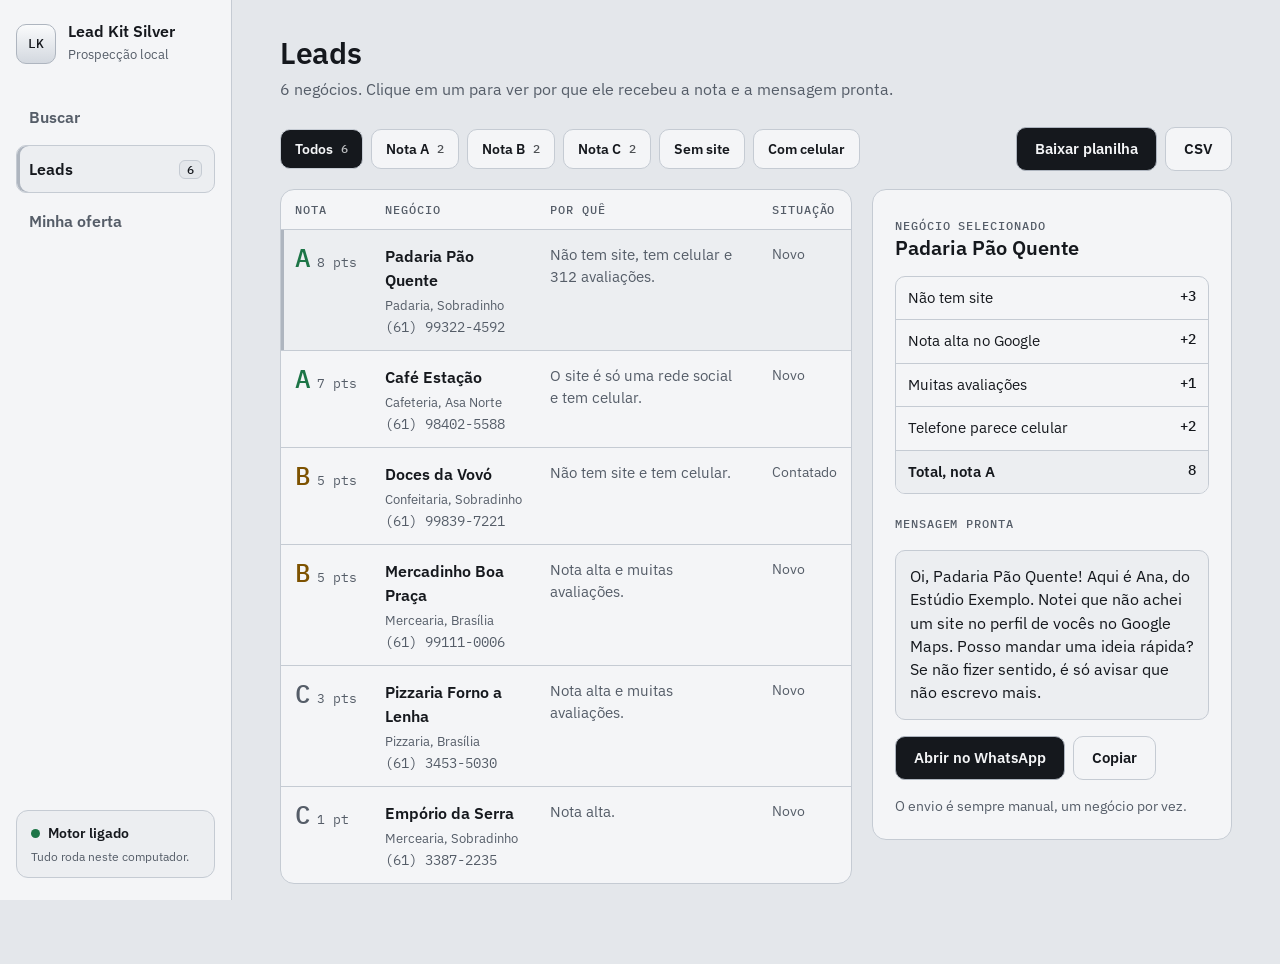
<file: docs/design/direcao-a-instrumento.html>
<!doctype html>
<html lang="pt-BR">
<head>
<meta charset="utf-8">
<meta name="viewport" content="width=device-width, initial-scale=1">
<meta name="color-scheme" content="light dark">
<title>Direção A: Instrumento (protótipo)</title>
<style>
/* Protótipo estático. Fora do painel de verdade. Sem JavaScript, sem pedido externo.
   Fontes: IBM Plex Sans e IBM Plex Mono (SIL OFL 1.1), arquivos em ./fontes/ */
@font-face { font-family: "Plex Sans"; src: url("fontes/ibm-plex-sans-latin-400-normal.woff2") format("woff2"); font-weight: 400; font-display: swap; }
@font-face { font-family: "Plex Sans"; src: url("fontes/ibm-plex-sans-latin-600-normal.woff2") format("woff2"); font-weight: 600; font-display: swap; }
@font-face { font-family: "Plex Mono"; src: url("fontes/ibm-plex-mono-latin-400-normal.woff2") format("woff2"); font-weight: 400; font-display: swap; }
@font-face { font-family: "Plex Mono"; src: url("fontes/ibm-plex-mono-latin-500-normal.woff2") format("woff2"); font-weight: 500; font-display: swap; }

:root {
  --bg: #E4E7EB; --painel: #F4F5F7; --painel-2: #ECEEF1; --tinta: #15181D; --suave: #555D68; --linha: #C5CBD3;
  --metal: linear-gradient(180deg, #FAFBFC 0%, #D3D8DF 100%); --metal-borda: #AEB5BF;
  --botao: #15181D; --botao-texto: #F4F5F7;
  --bom: #1D7547; --bom-fundo: #D7EBDF; --atencao: #7D5200; --atencao-fundo: #F3E3BF; --ruim: #A02A20;
  --foco: #1F5FBF;
  --sans: "Plex Sans", "Segoe UI", system-ui, sans-serif; --mono: "Plex Mono", Consolas, monospace;
}
@media (prefers-color-scheme: dark) {
  :root {
    --bg: #0E1013; --painel: #16191D; --painel-2: #1C2025; --tinta: #E8EBEF; --suave: #9CA5B0; --linha: #2B3037;
    --metal: linear-gradient(180deg, #E9ECEF 0%, #A9B0BA 100%); --metal-borda: #C8CED6;
    --botao: linear-gradient(180deg, #ECEFF2, #B5BCC6); --botao-texto: #14171B;
    --bom: #6FD3A0; --bom-fundo: #14301F; --atencao: #EDBB62; --atencao-fundo: #34270F; --ruim: #F08A80;
    --foco: #8DB8FF;
  }
}
* { box-sizing: border-box; }
body { margin: 0; background: var(--bg); color: var(--tinta); font: 400 16px/1.5 var(--sans); }
a { color: inherit; }
:focus-visible { outline: 2px solid var(--foco); outline-offset: 2px; }

.app { display: grid; grid-template-columns: 232px minmax(0, 1fr); min-height: 100vh; }
.trilho { background: var(--painel); border-right: 1px solid var(--linha); padding: 22px 16px; display: flex; flex-direction: column; gap: 28px; position: sticky; top: 0; height: 100vh; }
.marca { display: flex; gap: 12px; align-items: center; }
.selo { width: 40px; height: 40px; border-radius: 10px; background: var(--metal); border: 1px solid var(--metal-borda); display: grid; place-items: center; font: 500 13px var(--mono); color: #15181D; }
.marca b { display: block; font-weight: 600; line-height: 1.2; }
.marca small { color: var(--suave); font-size: 13px; }
.trilho nav { display: grid; gap: 4px; }
.trilho nav a { display: flex; justify-content: space-between; align-items: center; padding: 11px 12px; border-radius: 10px; text-decoration: none; color: var(--suave); font-weight: 600; min-height: 44px; border: 1px solid transparent; }
.trilho nav a:hover { color: var(--tinta); background: var(--painel-2); }
.trilho nav a[aria-current="page"] { color: var(--tinta); background: var(--painel-2); border-color: var(--linha); box-shadow: inset 3px 0 0 var(--metal-borda); }
.contagem { font: 500 12px var(--mono); background: var(--bg); border: 1px solid var(--linha); border-radius: 6px; padding: 1px 7px; }
.motor { margin-top: auto; border: 1px solid var(--linha); border-radius: 12px; padding: 12px 14px; background: var(--painel-2); display: grid; gap: 4px; font-size: 14px; }
.motor .led { display: inline-block; width: 9px; height: 9px; border-radius: 50%; background: var(--bom); margin-right: 8px; }
.motor small { color: var(--suave); }

main { padding: 36px clamp(20px, 4vw, 48px) 80px; min-width: 0; }
main > section { display: none; }
main > section:target, main:not(:has(:target)) > #leads { display: block; }
h1 { font: 600 30px/1.15 var(--sans); margin: 0 0 6px; letter-spacing: -0.01em; }
.sub { color: var(--suave); margin: 0 0 26px; max-width: 62ch; }
.rotulo { font: 500 11.5px var(--mono); letter-spacing: 0.08em; text-transform: uppercase; color: var(--suave); }
.cartao { background: var(--painel); border: 1px solid var(--linha); border-radius: 14px; }
.btn { font: 600 15px var(--sans); min-height: 44px; padding: 0 18px; border-radius: 10px; border: 1px solid var(--linha); background: var(--painel); color: var(--tinta); cursor: pointer; text-decoration: none; display: inline-flex; align-items: center; gap: 8px; }
.btn.primario { background: var(--botao); color: var(--botao-texto); border-color: var(--metal-borda); }
.chip { font: 600 14px var(--sans); min-height: 40px; padding: 0 14px; border-radius: 10px; border: 1px solid var(--linha); background: var(--painel); color: var(--tinta); display: inline-flex; align-items: center; gap: 8px; }
.chip[aria-pressed="true"] { background: var(--tinta); color: var(--painel); }
.chip i { font: 500 12px var(--mono); font-style: normal; opacity: 0.75; }
.barra { display: flex; flex-wrap: wrap; gap: 8px; align-items: center; margin-bottom: 18px; }
.barra .direita { margin-left: auto; display: flex; gap: 8px; }

/* Leads: tabela com a nota como instrumento */
.leads { display: grid; grid-template-columns: minmax(0, 1fr) 360px; gap: 20px; align-items: start; }
table { width: 100%; border-collapse: collapse; }
th { text-align: left; padding: 12px 14px; border-bottom: 1px solid var(--linha); }
td { padding: 14px; border-bottom: 1px solid var(--linha); vertical-align: top; }
tr:last-child td { border-bottom: 0; }
tr.ativa td { background: var(--painel-2); }
tr.ativa td:first-child { box-shadow: inset 3px 0 0 var(--metal-borda); }
.nota { display: inline-flex; align-items: baseline; gap: 6px; font-family: var(--mono); white-space: nowrap; }
.nota b { font: 500 26px/1 var(--mono); }
.nota span { color: var(--suave); font-size: 13px; }
.nota.A b { color: var(--bom); } .nota.B b { color: var(--atencao); } .nota.C b { color: var(--suave); }
.nome b { display: block; font-weight: 600; } .nome small { color: var(--suave); }
.porque { color: var(--suave); font-size: 15px; min-width: 18ch; }
.tel { display: block; font: 400 13.5px var(--mono); white-space: nowrap; color: var(--suave); margin-top: 2px; }
.estado { font-size: 14px; color: var(--suave); }

.gaveta { padding: 22px; display: grid; gap: 16px; position: sticky; top: 20px; }
.gaveta h2 { font: 600 20px/1.2 var(--sans); margin: 0; }
.pontos { display: grid; gap: 0; border: 1px solid var(--linha); border-radius: 10px; overflow: hidden; }
.pontos div { display: grid; grid-template-columns: minmax(0, 1fr) auto; gap: 10px; padding: 10px 12px; border-bottom: 1px solid var(--linha); font-size: 15px; }
.pontos div:last-child { border-bottom: 0; background: var(--painel-2); font-weight: 600; }
.pontos b { font: 500 14px var(--mono); }
.mensagem { background: var(--painel-2); border: 1px solid var(--linha); border-radius: 10px; padding: 14px; font-size: 15.5px; }
.acoes { display: flex; flex-wrap: wrap; gap: 8px; }

/* Buscar */
.duas { display: grid; grid-template-columns: minmax(0, 1fr) 320px; gap: 20px; align-items: start; }
.progresso { padding: 22px 24px; margin-bottom: 20px; display: grid; gap: 14px; }
.segmentos { display: grid; grid-template-columns: repeat(5, 1fr); gap: 6px; }
.segmentos i { height: 8px; border-radius: 4px; background: var(--linha); }
.segmentos i.feito { background: var(--metal); border: 1px solid var(--metal-borda); }
.segmentos i.agora { background: var(--painel-2); border: 1px solid var(--metal-borda); }
.progresso h2 { font: 600 20px var(--sans); margin: 0; }
.campo { padding: 22px 24px; border-bottom: 1px solid var(--linha); display: grid; gap: 8px; }
.campo:last-child { border-bottom: 0; }
.campo label, .campo .rotulo-campo { font-weight: 600; }
input[type="text"], select, textarea { font: 400 16px var(--sans); min-height: 44px; padding: 8px 14px; border-radius: 10px; border: 1px solid var(--linha); background: var(--bg); color: var(--tinta); width: 100%; }
textarea { min-height: 96px; }
.dica { color: var(--suave); font-size: 14px; margin: 0; }
.opcoes { display: grid; grid-template-columns: repeat(3, 1fr); gap: 8px; }
.opcao { border: 1px solid var(--linha); border-radius: 10px; padding: 12px 14px; display: grid; gap: 2px; background: var(--bg); }
.opcao[aria-checked="true"] { border-color: var(--metal-borda); box-shadow: inset 0 0 0 1px var(--metal-borda); background: var(--painel); }
.opcao small { color: var(--suave); font: 400 13px var(--mono); }
.opcao.fora { opacity: 0.55; border-style: dashed; }
.resumo { padding: 22px; display: grid; gap: 14px; }
.resumo dl { margin: 0; display: grid; gap: 12px; } .resumo dd { margin: 2px 0 0; font-weight: 600; }

/* Oferta */
.regra { display: grid; grid-template-columns: minmax(0, 1fr) auto; gap: 16px; align-items: center; padding: 14px 24px; border-bottom: 1px solid var(--linha); }
.regra:last-child { border-bottom: 0; }
.regra b { display: block; font-weight: 600; } .regra small { color: var(--suave); font-size: 14px; }
.peso { display: inline-grid; grid-template-columns: 44px 52px 44px; border: 1px solid var(--linha); border-radius: 10px; overflow: hidden; background: var(--bg); }
.peso button { font: 600 18px var(--sans); border: 0; background: var(--painel); color: var(--tinta); min-height: 44px; }
.peso output { display: grid; place-items: center; font: 500 18px var(--mono); }
.regra.desligada { opacity: 0.55; }
.salvar { position: sticky; bottom: 16px; margin-top: 20px; padding: 14px 18px; display: flex; flex-wrap: wrap; gap: 12px; align-items: center; justify-content: space-between; box-shadow: 0 10px 30px rgba(0,0,0,0.18); }
.salvar p { margin: 0; font-weight: 600; }

@media (max-width: 1080px) { .leads, .duas { grid-template-columns: minmax(0, 1fr); } .gaveta { position: static; } }
@media (max-width: 760px) {
  .app { grid-template-columns: minmax(0, 1fr); }
  .trilho { position: static; height: auto; flex-direction: row; flex-wrap: wrap; padding: 12px 16px; gap: 12px; align-items: center; }
  .trilho nav { grid-auto-flow: column; } .motor { margin: 0; }
  .opcoes { grid-template-columns: minmax(0, 1fr); }
  table, thead, tbody, tr, td { display: block; } thead { display: none; }
  td { border: 0; padding: 4px 14px; } tr { padding: 12px 0; border-bottom: 1px solid var(--linha); }
}
@media (prefers-reduced-motion: reduce) { * { animation: none !important; transition: none !important; } }
</style>
</head>
<body>
<div class="app">
  <aside class="trilho">
    <div class="marca"><div class="selo" aria-hidden="true">LK</div><div><b>Lead Kit Silver</b><small>Prospecção local</small></div></div>
    <nav aria-label="Telas">
      <a href="#buscar">Buscar</a>
      <a href="#leads" aria-current="page">Leads <span class="contagem">6</span></a>
      <a href="#oferta">Minha oferta</a>
    </nav>
    <div class="motor" role="status"><span><span class="led" aria-hidden="true"></span><b>Motor ligado</b></span><small>Tudo roda neste computador.</small></div>
  </aside>

  <main>
    <!-- ============ LEADS ============ -->
    <section id="leads" aria-labelledby="t-leads">
      <h1 id="t-leads">Leads</h1>
      <p class="sub">6 negócios. Clique em um para ver por que ele recebeu a nota e a mensagem pronta.</p>
      <div class="barra">
        <button class="chip" aria-pressed="true">Todos <i>6</i></button>
        <button class="chip" aria-pressed="false">Nota A <i>2</i></button>
        <button class="chip" aria-pressed="false">Nota B <i>2</i></button>
        <button class="chip" aria-pressed="false">Nota C <i>2</i></button>
        <button class="chip" aria-pressed="false">Sem site</button>
        <button class="chip" aria-pressed="false">Com celular</button>
        <div class="direita"><a class="btn primario" href="#leads">Baixar planilha</a><a class="btn" href="#leads">CSV</a></div>
      </div>
      <div class="leads">
        <div class="cartao" style="overflow:auto">
          <table>
            <thead><tr><th class="rotulo">Nota</th><th class="rotulo">Negócio</th><th class="rotulo">Por quê</th><th class="rotulo">Situação</th></tr></thead>
            <tbody>
              <tr class="ativa"><td><span class="nota A"><b>A</b><span>8 pts</span></span></td><td class="nome"><b>Padaria Pão Quente</b><small>Padaria, Sobradinho</small><span class="tel">(61) 99322-4592</span></td><td class="porque">Não tem site, tem celular e 312 avaliações.</td><td class="estado">Novo</td></tr>
              <tr><td><span class="nota A"><b>A</b><span>7 pts</span></span></td><td class="nome"><b>Café Estação</b><small>Cafeteria, Asa Norte</small><span class="tel">(61) 98402-5588</span></td><td class="porque">O site é só uma rede social e tem celular.</td><td class="estado">Novo</td></tr>
              <tr><td><span class="nota B"><b>B</b><span>5 pts</span></span></td><td class="nome"><b>Doces da Vovó</b><small>Confeitaria, Sobradinho</small><span class="tel">(61) 99839-7221</span></td><td class="porque">Não tem site e tem celular.</td><td class="estado">Contatado</td></tr>
              <tr><td><span class="nota B"><b>B</b><span>5 pts</span></span></td><td class="nome"><b>Mercadinho Boa Praça</b><small>Mercearia, Brasília</small><span class="tel">(61) 99111-0006</span></td><td class="porque">Nota alta e muitas avaliações.</td><td class="estado">Novo</td></tr>
              <tr><td><span class="nota C"><b>C</b><span>3 pts</span></span></td><td class="nome"><b>Pizzaria Forno a Lenha</b><small>Pizzaria, Brasília</small><span class="tel">(61) 3453-5030</span></td><td class="porque">Nota alta e muitas avaliações.</td><td class="estado">Novo</td></tr>
              <tr><td><span class="nota C"><b>C</b><span>1 pt</span></span></td><td class="nome"><b>Empório da Serra</b><small>Mercearia, Sobradinho</small><span class="tel">(61) 3387-2235</span></td><td class="porque">Nota alta.</td><td class="estado">Novo</td></tr>
            </tbody>
          </table>
        </div>
        <aside class="cartao gaveta" aria-label="Detalhe do negócio">
          <div><span class="rotulo">Negócio selecionado</span><h2>Padaria Pão Quente</h2></div>
          <div class="pontos" aria-label="Como a nota foi calculada">
            <div><span>Não tem site</span><b>+3</b></div>
            <div><span>Nota alta no Google</span><b>+2</b></div>
            <div><span>Muitas avaliações</span><b>+1</b></div>
            <div><span>Telefone parece celular</span><b>+2</b></div>
            <div><span>Total, nota A</span><b>8</b></div>
          </div>
          <div><span class="rotulo">Mensagem pronta</span></div>
          <div class="mensagem">Oi, Padaria Pão Quente! Aqui é Ana, do Estúdio Exemplo. Notei que não achei um site no perfil de vocês no Google Maps. Posso mandar uma ideia rápida? Se não fizer sentido, é só avisar que não escrevo mais.</div>
          <div class="acoes"><a class="btn primario" href="#leads">Abrir no WhatsApp</a><a class="btn" href="#leads">Copiar</a></div>
          <p class="dica">O envio é sempre manual, um negócio por vez.</p>
        </aside>
      </div>
    </section>

    <!-- ============ BUSCAR ============ -->
    <section id="buscar" aria-labelledby="t-buscar">
      <h1 id="t-buscar">Buscar</h1>
      <p class="sub">Escolha o tipo de negócio e a cidade. O painel busca no Google Maps e dá a nota.</p>
      <div class="cartao progresso" role="status">
        <span class="rotulo">Busca em andamento</span>
        <h2>Padaria em Brasília-DF, tamanho médio</h2>
        <div class="segmentos" aria-hidden="true"><i class="feito"></i><i class="feito"></i><i class="agora"></i><i></i><i></i></div>
        <p class="dica" style="margin:0">Ponto 3 de 5 · 2 min 10 s · A busca termina sozinha. Se fechar esta página, ela continua.</p>
      </div>
      <div class="duas">
        <div class="cartao">
          <div class="campo"><label for="a-tipo">Tipo de negócio</label><input id="a-tipo" type="text" placeholder="Exemplo: padaria"><div class="barra" style="margin:0"><span class="chip">padaria</span><span class="chip">restaurante</span><span class="chip">academia</span></div></div>
          <div class="campo"><span class="rotulo-campo">Onde</span><div style="display:grid;grid-template-columns:110px 1fr;gap:10px"><select aria-label="Estado"><option>DF</option></select><input type="text" value="Brasília" aria-label="Cidade"></div><p class="dica">A busca cobre cerca de 10 km ao redor do centro da cidade.</p></div>
          <div class="campo"><span class="rotulo-campo">Tamanho da busca</span>
            <div class="opcoes" role="radiogroup" aria-label="Tamanho"><div class="opcao" role="radio" aria-checked="false"><b>Rápida</b><small>cerca de 1 minuto</small></div><div class="opcao" role="radio" aria-checked="true"><b>Média</b><small>cerca de 5 a 6 minutos</small></div><div class="opcao fora" role="radio" aria-checked="false" aria-disabled="true"><b>Ampla</b><small>em breve</small></div></div>
            <p class="dica">Os tempos são estimativas. O resultado depende da cidade e do tipo de negócio, e o kit não promete uma quantidade.</p></div>
        </div>
        <aside class="cartao resumo"><span class="rotulo">Resumo</span>
          <dl><div><span class="rotulo">Busca</span><dd>padaria</dd></div><div><span class="rotulo">Local</span><dd>Brasília, DF</dd></div><div><span class="rotulo">Tamanho</span><dd>Média, cerca de 5 a 6 minutos</dd></div></dl>
          <a class="btn primario" href="#buscar" aria-disabled="true" style="justify-content:center">Buscar leads</a>
          <p class="dica">Só o nome da cidade e o estado vão para o serviço de localização OpenStreetMap. Leads, notas e mensagens ficam só no seu computador.</p></aside>
      </div>
    </section>

    <!-- ============ MINHA OFERTA ============ -->
    <section id="oferta" aria-labelledby="t-oferta">
      <h1 id="t-oferta">Minha oferta</h1>
      <p class="sub">Conte o que você vende e como prefere falar. É com isso que o painel dá nota e escreve as mensagens.</p>
      <div class="cartao" style="margin-bottom:20px">
        <div class="campo"><label for="a-oferta">O que você vende, em uma frase</label><textarea id="a-oferta">Sites e automações com IA para negócios locais</textarea></div>
        <div class="campo"><div style="display:grid;grid-template-columns:1fr 1fr;gap:12px"><div><label for="a-nome" style="font-weight:600">Seu nome</label><input id="a-nome" type="text" value="Ana"></div><div><label for="a-emp" style="font-weight:600">Sua empresa</label><input id="a-emp" type="text" value="Estúdio Exemplo"></div></div></div>
      </div>
      <div class="cartao">
        <div class="campo" style="border-bottom:1px solid var(--linha)"><span class="rotulo">O que faz um negócio ser um bom lead</span><p class="dica">Cada coisa vale pontos. Use os botões para aumentar ou diminuir. Zero tira da conta.</p></div>
        <div class="regra"><div><b>Não tem site</b><small>O perfil no Google Maps não tem site.</small></div><div class="peso" role="group" aria-label="Pontos: não tem site"><button aria-label="Diminuir">−</button><output>3</output><button aria-label="Aumentar">+</button></div></div>
        <div class="regra"><div><b>Site é só rede social</b><small>O site do perfil é só uma página do Instagram ou do Facebook.</small></div><div class="peso" role="group" aria-label="Pontos: rede social"><button aria-label="Diminuir">−</button><output>2</output><button aria-label="Aumentar">+</button></div></div>
        <div class="regra"><div><b>Nota alta</b><small>4,5 ou mais no Google Maps.</small></div><div class="peso" role="group" aria-label="Pontos: nota alta"><button aria-label="Diminuir">−</button><output>2</output><button aria-label="Aumentar">+</button></div></div>
        <div class="regra desligada"><div><b>Poucas avaliações</b><small>Menos de 15 avaliações.</small></div><div class="peso" role="group" aria-label="Pontos: poucas avaliações"><button aria-label="Diminuir">−</button><output>0</output><button aria-label="Aumentar">+</button></div></div>
        <div class="regra"><div><b>Telefone parece celular</b><small>Provavelmente tem WhatsApp.</small></div><div class="peso" role="group" aria-label="Pontos: celular"><button aria-label="Diminuir">−</button><output>2</output><button aria-label="Aumentar">+</button></div></div>
      </div>
      <div class="cartao salvar"><p>Você tem mudanças que ainda não foram salvas.</p><div class="acoes"><a class="btn" href="#oferta">Descartar</a><a class="btn primario" href="#oferta">Salvar e dar nota de novo</a></div></div>
    </section>
  </main>
</div>
</body>
</html>
</file>
